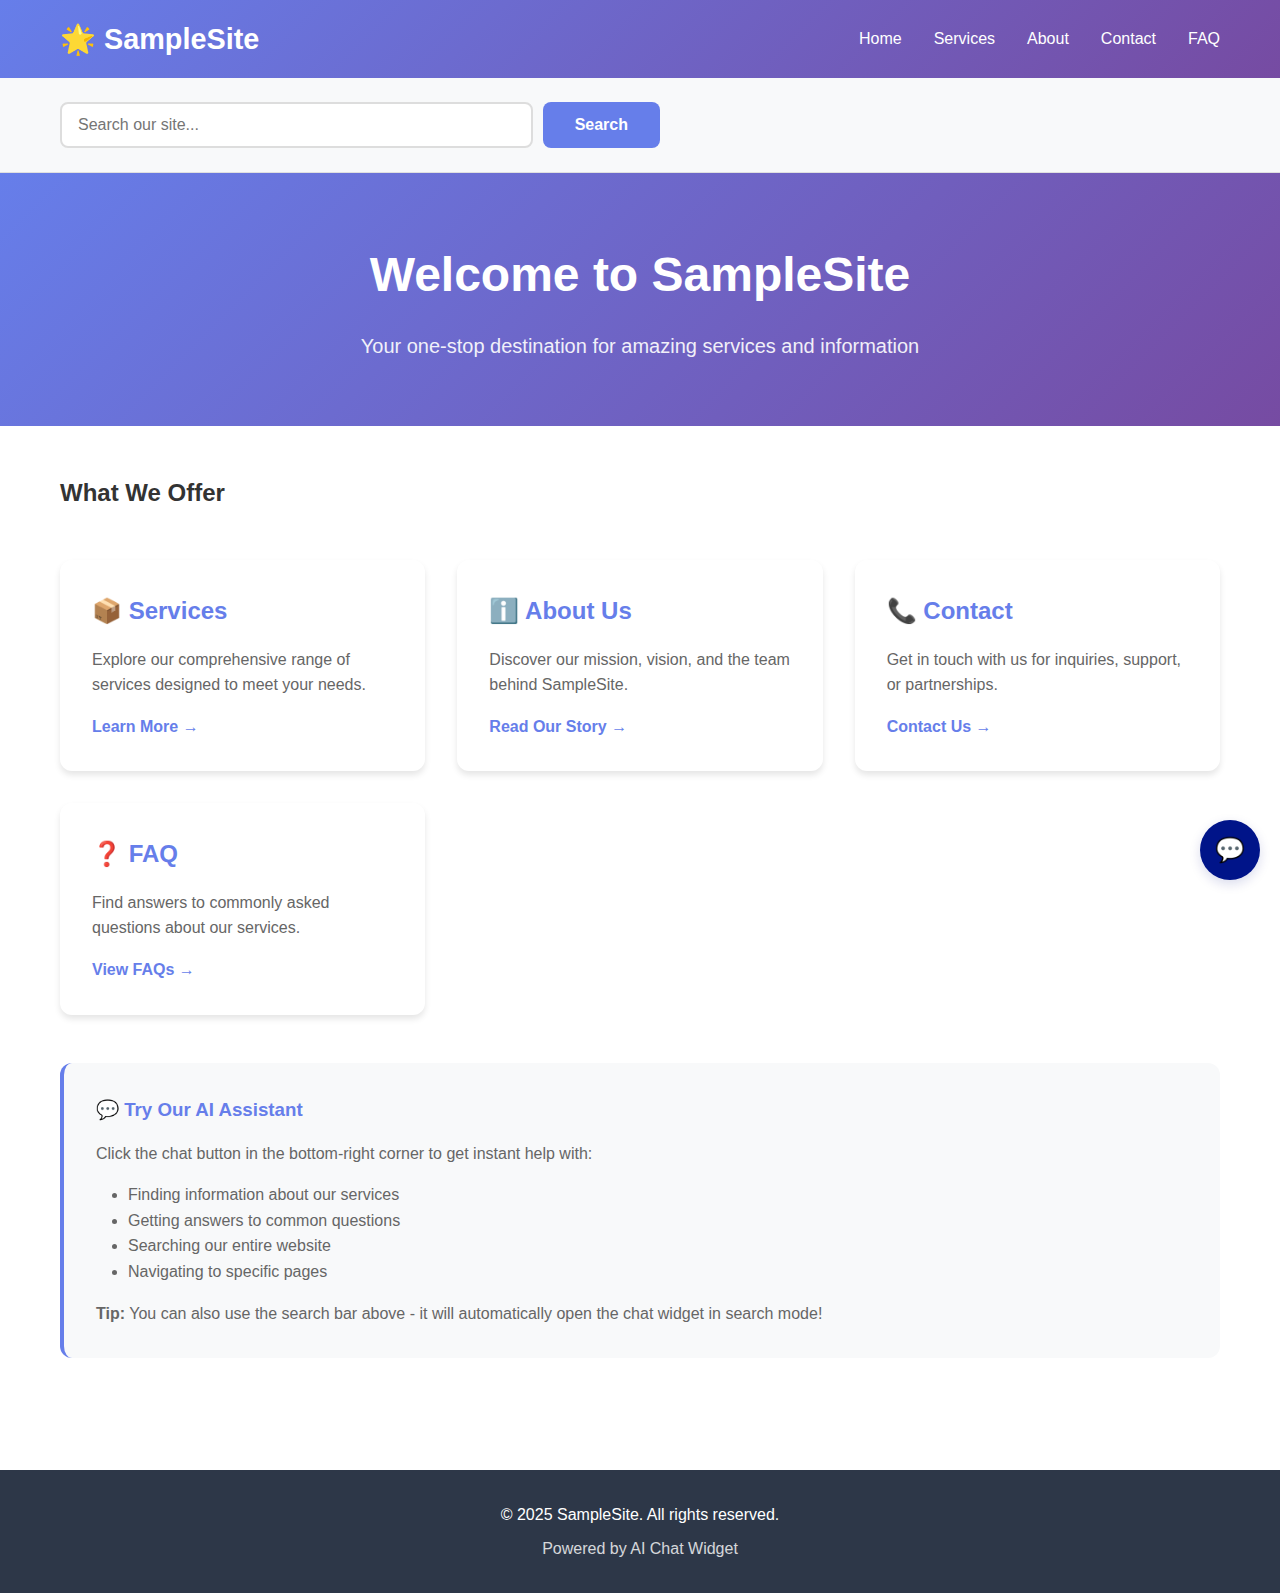
<file: sample-site/index.html>
<!DOCTYPE html>
<html lang="en">
<head>
    <meta charset="UTF-8">
    <meta name="viewport" content="width=device-width, initial-scale=1.0">
    <title>SampleSite - Home</title>
    
    <!-- VA Chat Widget CSS -->
    <link rel="stylesheet" href="va-chat-widget.css">
    
    <style>
        * {
            margin: 0;
            padding: 0;
            box-sizing: border-box;
        }
        
        body {
            font-family: -apple-system, BlinkMacSystemFont, "Segoe UI", Roboto, "Helvetica Neue", Arial, sans-serif;
            line-height: 1.6;
            color: #333;
        }
        
        /* Header */
        header {
            background: linear-gradient(135deg, #667eea 0%, #764ba2 100%);
            color: white;
            padding: 1rem 0;
            box-shadow: 0 2px 4px rgba(0,0,0,0.1);
        }
        
        .header-content {
            max-width: 1200px;
            margin: 0 auto;
            padding: 0 20px;
            display: flex;
            justify-content: space-between;
            align-items: center;
        }
        
        .logo {
            font-size: 1.8rem;
            font-weight: bold;
        }
        
        nav ul {
            list-style: none;
            display: flex;
            gap: 2rem;
        }
        
        nav a {
            color: white;
            text-decoration: none;
            font-weight: 500;
            transition: opacity 0.3s;
        }
        
        nav a:hover {
            opacity: 0.8;
        }
        
        /* Search Bar */
        .search-bar {
            background: #f8f9fa;
            padding: 1.5rem 0;
            border-bottom: 1px solid #e0e0e0;
        }
        
        .search-container {
            max-width: 1200px;
            margin: 0 auto;
            padding: 0 20px;
        }
        
        form.search {
            display: flex;
            gap: 10px;
            max-width: 600px;
        }
        
        .search__input {
            flex: 1;
            padding: 12px 16px;
            border: 2px solid #ddd;
            border-radius: 8px;
            font-size: 1rem;
            transition: border-color 0.3s;
        }
        
        .search__input:focus {
            outline: none;
            border-color: #667eea;
        }
        
        .search__button {
            padding: 12px 32px;
            background: #667eea;
            color: white;
            border: none;
            border-radius: 8px;
            font-size: 1rem;
            font-weight: 600;
            cursor: pointer;
            transition: background 0.3s;
        }
        
        .search__button:hover {
            background: #5568d3;
        }
        
        /* Hero Section */
        .hero {
            background: linear-gradient(135deg, #667eea 0%, #764ba2 100%);
            color: white;
            padding: 4rem 0;
            text-align: center;
        }
        
        .hero-content {
            max-width: 800px;
            margin: 0 auto;
            padding: 0 20px;
        }
        
        .hero h1 {
            font-size: 3rem;
            margin-bottom: 1rem;
        }
        
        .hero p {
            font-size: 1.25rem;
            opacity: 0.9;
        }
        
        /* Main Content */
        main {
            max-width: 1200px;
            margin: 0 auto;
            padding: 3rem 20px;
        }
        
        .content-grid {
            display: grid;
            grid-template-columns: repeat(auto-fit, minmax(280px, 1fr));
            gap: 2rem;
            margin-top: 3rem;
        }
        
        .card {
            background: white;
            border-radius: 12px;
            padding: 2rem;
            box-shadow: 0 4px 6px rgba(0,0,0,0.1);
            transition: transform 0.3s, box-shadow 0.3s;
        }
        
        .card:hover {
            transform: translateY(-5px);
            box-shadow: 0 8px 12px rgba(0,0,0,0.15);
        }
        
        .card h3 {
            color: #667eea;
            margin-bottom: 1rem;
            font-size: 1.5rem;
        }
        
        .card p {
            color: #666;
            margin-bottom: 1rem;
        }
        
        .card a {
            color: #667eea;
            text-decoration: none;
            font-weight: 600;
        }
        
        .card a:hover {
            text-decoration: underline;
        }
        
        /* Footer */
        footer {
            background: #2d3748;
            color: white;
            padding: 2rem 0;
            margin-top: 4rem;
        }
        
        .footer-content {
            max-width: 1200px;
            margin: 0 auto;
            padding: 0 20px;
            text-align: center;
        }
    </style>
</head>
<body>
    <!-- Header -->
    <header>
        <div class="header-content">
            <div class="logo">🌟 SampleSite</div>
            <nav>
                <ul>
                    <li><a href="index.html">Home</a></li>
                    <li><a href="services.html">Services</a></li>
                    <li><a href="about.html">About</a></li>
                    <li><a href="contact.html">Contact</a></li>
                    <li><a href="faq.html">FAQ</a></li>
                </ul>
            </nav>
        </div>
    </header>
    
    <!-- Search Bar -->
    <div class="search-bar">
        <div class="search-container">
            <form class="search">
                <input type="text" class="search__input" name="search" placeholder="Search our site..." aria-label="Search">
                <button type="submit" class="search__button">Search</button>
            </form>
        </div>
    </div>
    
    <!-- Hero Section -->
    <section class="hero">
        <div class="hero-content">
            <h1>Welcome to SampleSite</h1>
            <p>Your one-stop destination for amazing services and information</p>
        </div>
    </section>
    
    <!-- Main Content -->
    <main>
        <h2>What We Offer</h2>
        
        <div class="content-grid">
            <div class="card">
                <h3>📦 Services</h3>
                <p>Explore our comprehensive range of services designed to meet your needs.</p>
                <a href="services.html">Learn More →</a>
            </div>
            
            <div class="card">
                <h3>ℹ️ About Us</h3>
                <p>Discover our mission, vision, and the team behind SampleSite.</p>
                <a href="about.html">Read Our Story →</a>
            </div>
            
            <div class="card">
                <h3>📞 Contact</h3>
                <p>Get in touch with us for inquiries, support, or partnerships.</p>
                <a href="contact.html">Contact Us →</a>
            </div>
            
            <div class="card">
                <h3>❓ FAQ</h3>
                <p>Find answers to commonly asked questions about our services.</p>
                <a href="faq.html">View FAQs →</a>
            </div>
        </div>
        
        <div style="margin-top: 3rem; padding: 2rem; background: #f8f9fa; border-radius: 12px; border-left: 4px solid #667eea;">
            <h3 style="color: #667eea; margin-bottom: 1rem;">💬 Try Our AI Assistant</h3>
            <p style="color: #666;">Click the chat button in the bottom-right corner to get instant help with:</p>
            <ul style="margin: 1rem 0; padding-left: 2rem; color: #666;">
                <li>Finding information about our services</li>
                <li>Getting answers to common questions</li>
                <li>Searching our entire website</li>
                <li>Navigating to specific pages</li>
            </ul>
            <p style="color: #666;"><strong>Tip:</strong> You can also use the search bar above - it will automatically open the chat widget in search mode!</p>
        </div>
    </main>
    
    <!-- Footer -->
    <footer>
        <div class="footer-content">
            <p>&copy; 2025 SampleSite. All rights reserved.</p>
            <p style="margin-top: 0.5rem; opacity: 0.8;">Powered by AI Chat Widget</p>
        </div>
    </footer>
    
    <!-- VA Chat Widget JS -->
    <script src="va-chat-widget.js"></script>
    <script src="va-search-integration.js"></script>
</body>
</html>
</file>
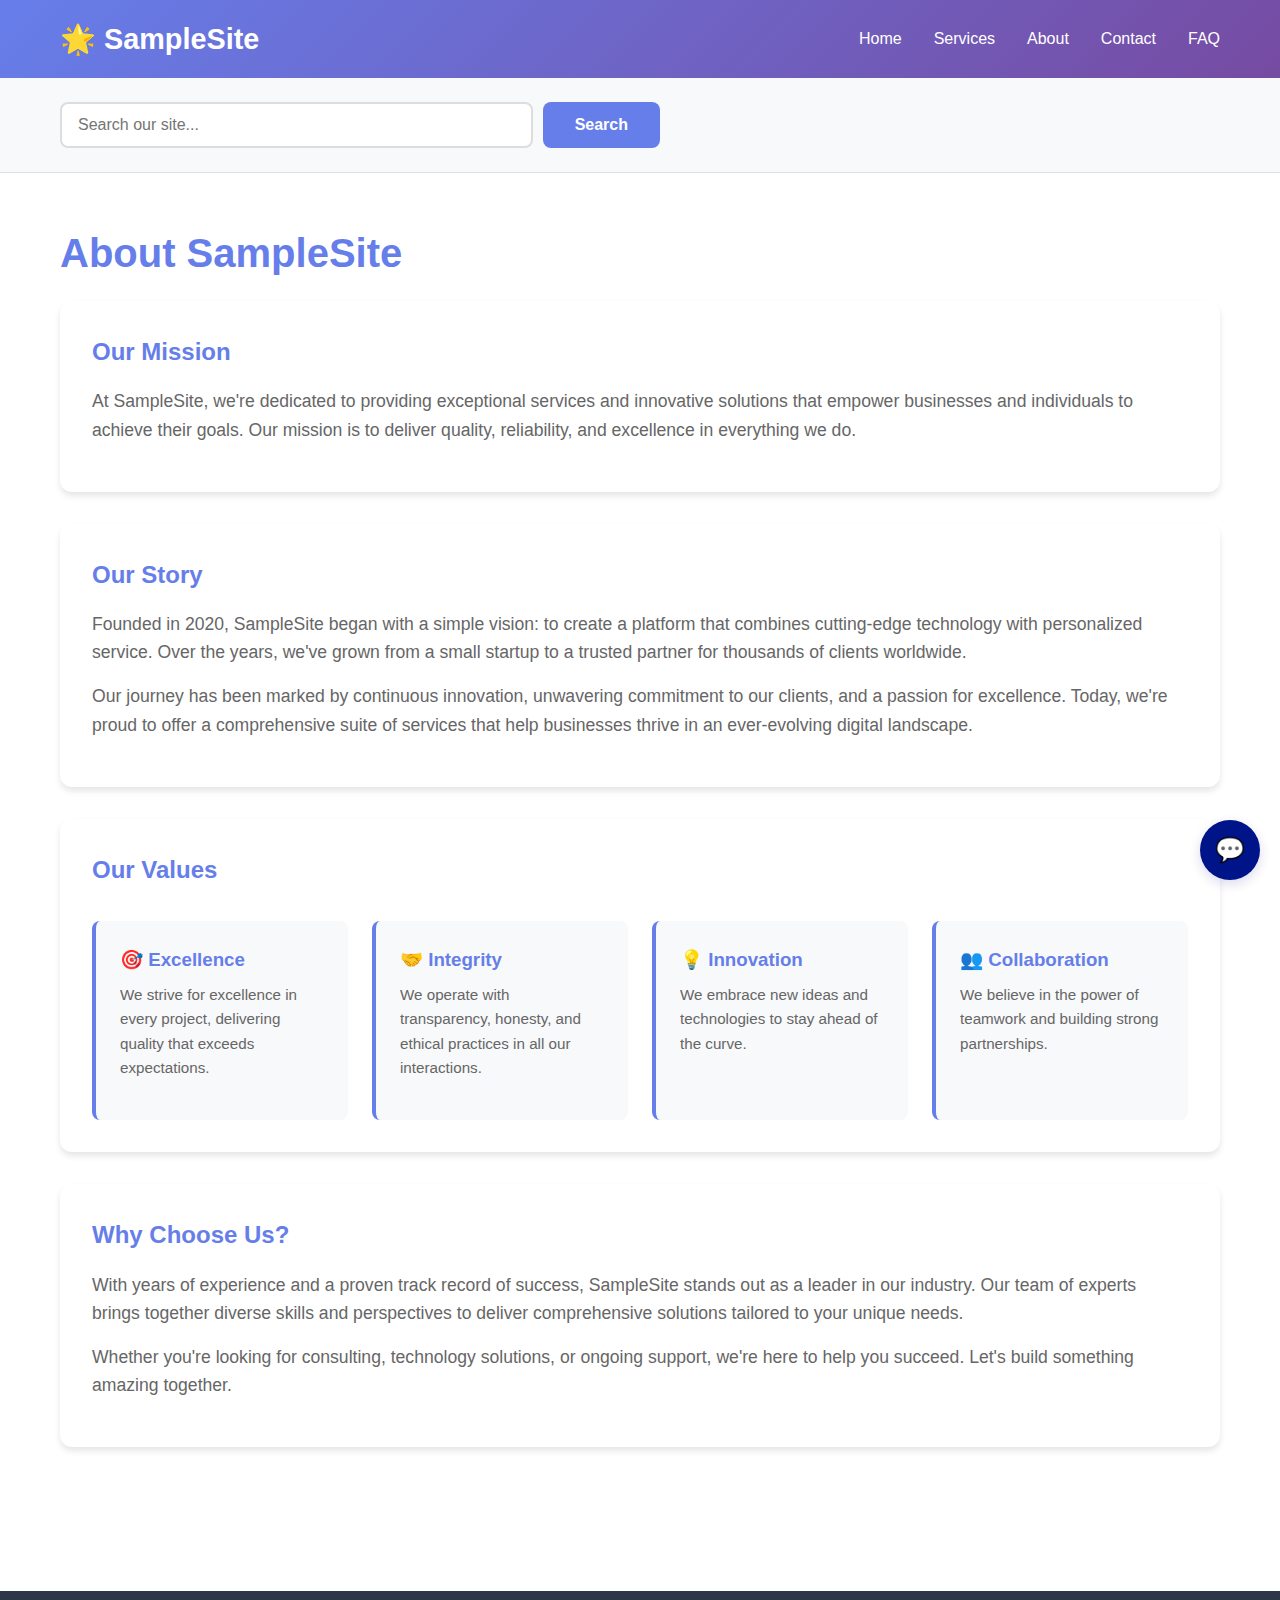
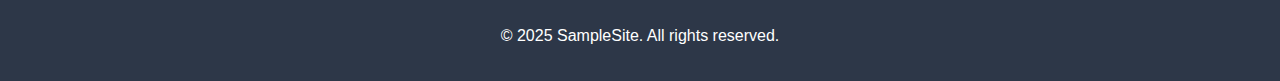
<file: sample-site/about.html>
<!DOCTYPE html>
<html lang="en">
<head>
    <meta charset="UTF-8">
    <meta name="viewport" content="width=device-width, initial-scale=1.0">
    <title>About - SampleSite</title>
    
    <!-- VA Chat Widget CSS -->
    <link rel="stylesheet" href="va-chat-widget.css">
    
    <style>
        * {
            margin: 0;
            padding: 0;
            box-sizing: border-box;
        }
        
        body {
            font-family: -apple-system, BlinkMacSystemFont, "Segoe UI", Roboto, "Helvetica Neue", Arial, sans-serif;
            line-height: 1.6;
            color: #333;
        }
        
        header {
            background: linear-gradient(135deg, #667eea 0%, #764ba2 100%);
            color: white;
            padding: 1rem 0;
            box-shadow: 0 2px 4px rgba(0,0,0,0.1);
        }
        
        .header-content {
            max-width: 1200px;
            margin: 0 auto;
            padding: 0 20px;
            display: flex;
            justify-content: space-between;
            align-items: center;
        }
        
        .logo {
            font-size: 1.8rem;
            font-weight: bold;
        }
        
        nav ul {
            list-style: none;
            display: flex;
            gap: 2rem;
        }
        
        nav a {
            color: white;
            text-decoration: none;
            font-weight: 500;
            transition: opacity 0.3s;
        }
        
        nav a:hover {
            opacity: 0.8;
        }
        
        .search-bar {
            background: #f8f9fa;
            padding: 1.5rem 0;
            border-bottom: 1px solid #e0e0e0;
        }
        
        .search-container {
            max-width: 1200px;
            margin: 0 auto;
            padding: 0 20px;
        }
        
        form.search {
            display: flex;
            gap: 10px;
            max-width: 600px;
        }
        
        .search__input {
            flex: 1;
            padding: 12px 16px;
            border: 2px solid #ddd;
            border-radius: 8px;
            font-size: 1rem;
        }
        
        .search__button {
            padding: 12px 32px;
            background: #667eea;
            color: white;
            border: none;
            border-radius: 8px;
            font-size: 1rem;
            font-weight: 600;
            cursor: pointer;
        }
        
        main {
            max-width: 1200px;
            margin: 0 auto;
            padding: 3rem 20px;
        }
        
        .page-title {
            font-size: 2.5rem;
            color: #667eea;
            margin-bottom: 1rem;
        }
        
        .about-section {
            background: white;
            padding: 2rem;
            border-radius: 12px;
            box-shadow: 0 4px 6px rgba(0,0,0,0.1);
            margin-bottom: 2rem;
        }
        
        .about-section h2 {
            color: #667eea;
            margin-bottom: 1rem;
        }
        
        .about-section p {
            color: #666;
            margin-bottom: 1rem;
            font-size: 1.1rem;
        }
        
        .values-grid {
            display: grid;
            grid-template-columns: repeat(auto-fit, minmax(250px, 1fr));
            gap: 1.5rem;
            margin-top: 2rem;
        }
        
        .value-card {
            background: #f8f9fa;
            padding: 1.5rem;
            border-radius: 8px;
            border-left: 4px solid #667eea;
        }
        
        .value-card h3 {
            color: #667eea;
            margin-bottom: 0.5rem;
        }
        
        .value-card p {
            color: #666;
            font-size: 0.95rem;
        }
        
        footer {
            background: #2d3748;
            color: white;
            padding: 2rem 0;
            margin-top: 4rem;
        }
        
        .footer-content {
            max-width: 1200px;
            margin: 0 auto;
            padding: 0 20px;
            text-align: center;
        }
    </style>
</head>
<body>
    <header>
        <div class="header-content">
            <div class="logo">🌟 SampleSite</div>
            <nav>
                <ul>
                    <li><a href="index.html">Home</a></li>
                    <li><a href="services.html">Services</a></li>
                    <li><a href="about.html">About</a></li>
                    <li><a href="contact.html">Contact</a></li>
                    <li><a href="faq.html">FAQ</a></li>
                </ul>
            </nav>
        </div>
    </header>
    
    <div class="search-bar">
        <div class="search-container">
            <form class="search">
                <input type="text" class="search__input" name="search" placeholder="Search our site..." aria-label="Search">
                <button type="submit" class="search__button">Search</button>
            </form>
        </div>
    </div>
    
    <main>
        <h1 class="page-title">About SampleSite</h1>
        
        <div class="about-section">
            <h2>Our Mission</h2>
            <p>
                At SampleSite, we're dedicated to providing exceptional services and innovative solutions 
                that empower businesses and individuals to achieve their goals. Our mission is to deliver 
                quality, reliability, and excellence in everything we do.
            </p>
        </div>
        
        <div class="about-section">
            <h2>Our Story</h2>
            <p>
                Founded in 2020, SampleSite began with a simple vision: to create a platform that combines 
                cutting-edge technology with personalized service. Over the years, we've grown from a small 
                startup to a trusted partner for thousands of clients worldwide.
            </p>
            <p>
                Our journey has been marked by continuous innovation, unwavering commitment to our clients, 
                and a passion for excellence. Today, we're proud to offer a comprehensive suite of services 
                that help businesses thrive in an ever-evolving digital landscape.
            </p>
        </div>
        
        <div class="about-section">
            <h2>Our Values</h2>
            <div class="values-grid">
                <div class="value-card">
                    <h3>🎯 Excellence</h3>
                    <p>We strive for excellence in every project, delivering quality that exceeds expectations.</p>
                </div>
                <div class="value-card">
                    <h3>🤝 Integrity</h3>
                    <p>We operate with transparency, honesty, and ethical practices in all our interactions.</p>
                </div>
                <div class="value-card">
                    <h3>💡 Innovation</h3>
                    <p>We embrace new ideas and technologies to stay ahead of the curve.</p>
                </div>
                <div class="value-card">
                    <h3>👥 Collaboration</h3>
                    <p>We believe in the power of teamwork and building strong partnerships.</p>
                </div>
            </div>
        </div>
        
        <div class="about-section">
            <h2>Why Choose Us?</h2>
            <p>
                With years of experience and a proven track record of success, SampleSite stands out as a 
                leader in our industry. Our team of experts brings together diverse skills and perspectives 
                to deliver comprehensive solutions tailored to your unique needs.
            </p>
            <p>
                Whether you're looking for consulting, technology solutions, or ongoing support, we're here 
                to help you succeed. Let's build something amazing together.
            </p>
        </div>
    </main>
    
    <footer>
        <div class="footer-content">
            <p>&copy; 2025 SampleSite. All rights reserved.</p>
        </div>
    </footer>
    
    <!-- VA Chat Widget JS -->
    <script src="va-chat-widget.js"></script>
    <script src="va-search-integration.js"></script>
</body>
</html>
</file>
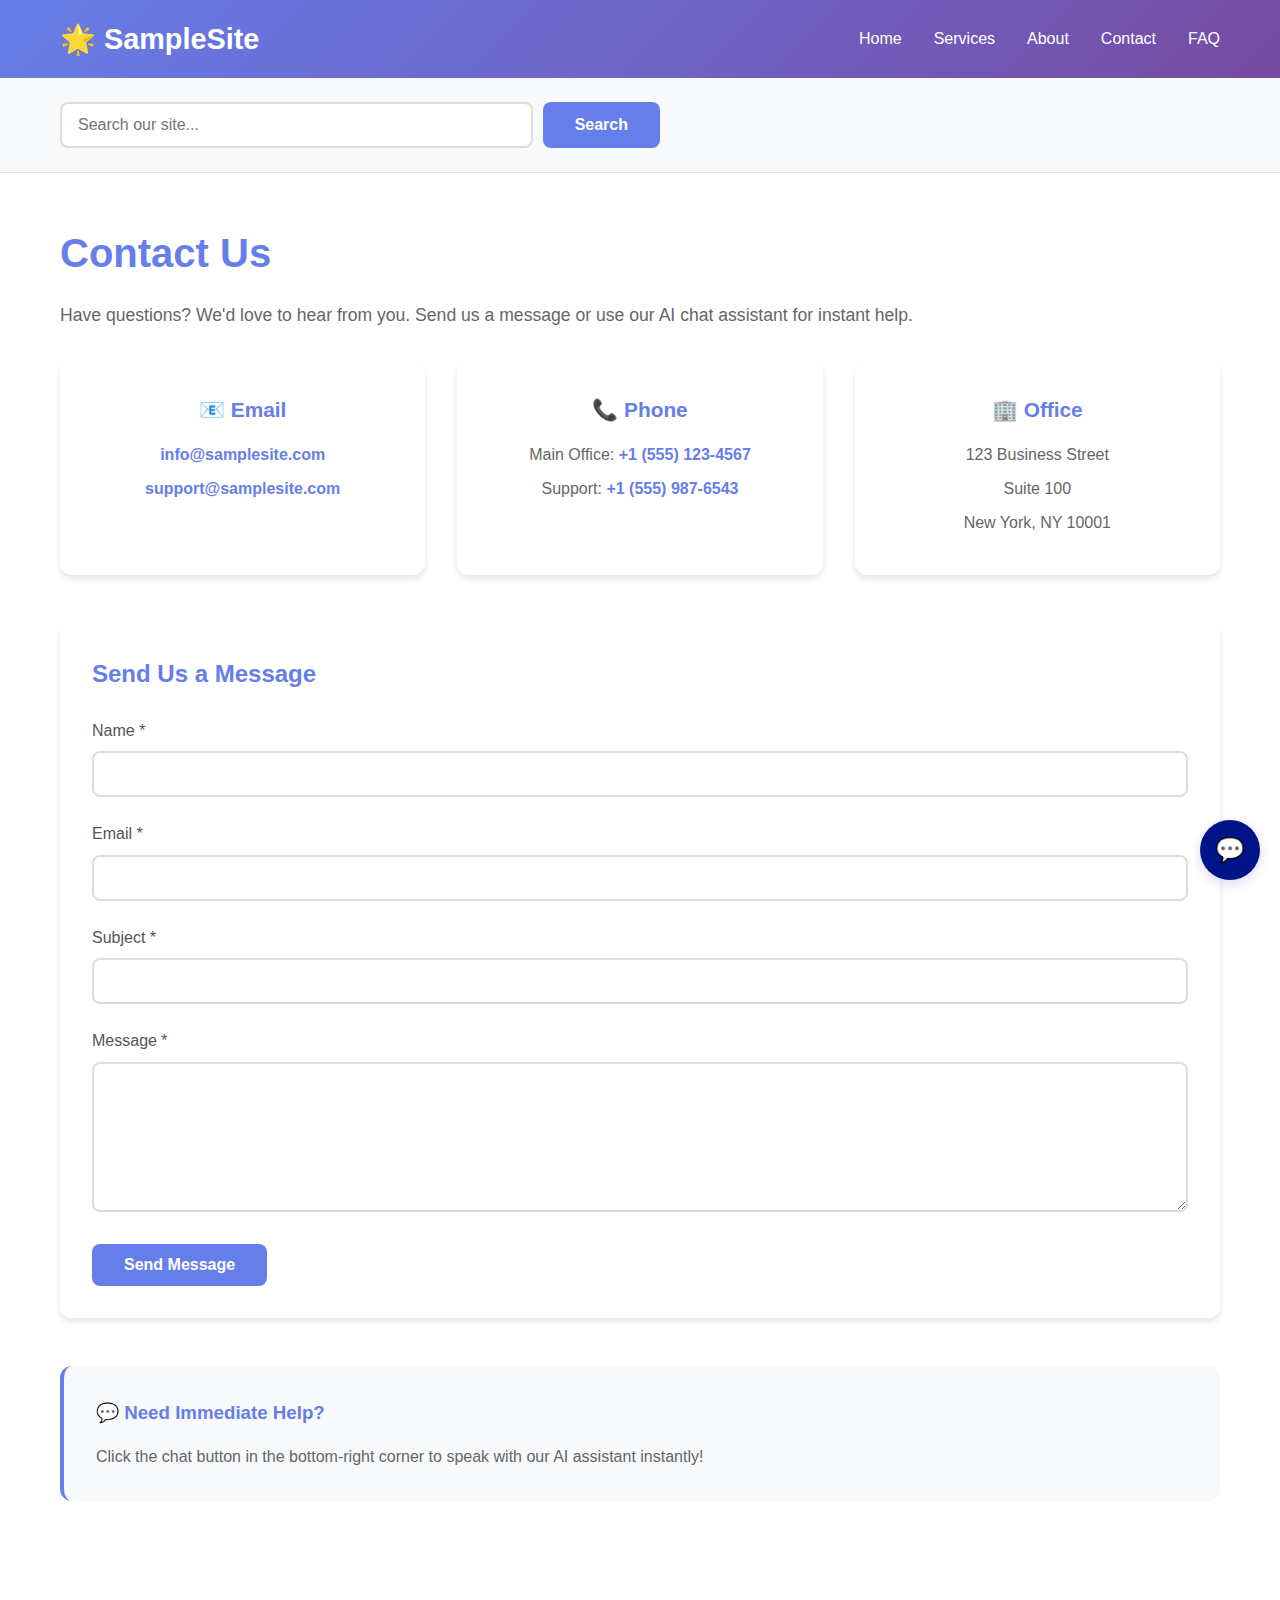
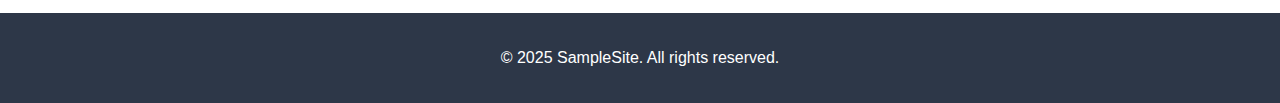
<file: sample-site/contact.html>
<!DOCTYPE html>
<html lang="en">
<head>
    <meta charset="UTF-8">
    <meta name="viewport" content="width=device-width, initial-scale=1.0">
    <title>Contact - SampleSite</title>
    
    <!-- VA Chat Widget CSS -->
    <link rel="stylesheet" href="va-chat-widget.css">
    
    <style>
        * {
            margin: 0;
            padding: 0;
            box-sizing: border-box;
        }
        
        body {
            font-family: -apple-system, BlinkMacSystemFont, "Segoe UI", Roboto, "Helvetica Neue", Arial, sans-serif;
            line-height: 1.6;
            color: #333;
        }
        
        header {
            background: linear-gradient(135deg, #667eea 0%, #764ba2 100%);
            color: white;
            padding: 1rem 0;
            box-shadow: 0 2px 4px rgba(0,0,0,0.1);
        }
        
        .header-content {
            max-width: 1200px;
            margin: 0 auto;
            padding: 0 20px;
            display: flex;
            justify-content: space-between;
            align-items: center;
        }
        
        .logo {
            font-size: 1.8rem;
            font-weight: bold;
        }
        
        nav ul {
            list-style: none;
            display: flex;
            gap: 2rem;
        }
        
        nav a {
            color: white;
            text-decoration: none;
            font-weight: 500;
            transition: opacity 0.3s;
        }
        
        nav a:hover {
            opacity: 0.8;
        }
        
        .search-bar {
            background: #f8f9fa;
            padding: 1.5rem 0;
            border-bottom: 1px solid #e0e0e0;
        }
        
        .search-container {
            max-width: 1200px;
            margin: 0 auto;
            padding: 0 20px;
        }
        
        form.search {
            display: flex;
            gap: 10px;
            max-width: 600px;
        }
        
        .search__input {
            flex: 1;
            padding: 12px 16px;
            border: 2px solid #ddd;
            border-radius: 8px;
            font-size: 1rem;
        }
        
        .search__button {
            padding: 12px 32px;
            background: #667eea;
            color: white;
            border: none;
            border-radius: 8px;
            font-size: 1rem;
            font-weight: 600;
            cursor: pointer;
        }
        
        main {
            max-width: 1200px;
            margin: 0 auto;
            padding: 3rem 20px;
        }
        
        .page-title {
            font-size: 2.5rem;
            color: #667eea;
            margin-bottom: 1rem;
        }
        
        .contact-grid {
            display: grid;
            grid-template-columns: repeat(auto-fit, minmax(300px, 1fr));
            gap: 2rem;
            margin-top: 2rem;
        }
        
        .contact-card {
            background: white;
            padding: 2rem;
            border-radius: 12px;
            box-shadow: 0 4px 6px rgba(0,0,0,0.1);
            text-align: center;
        }
        
        .contact-card h3 {
            color: #667eea;
            margin-bottom: 1rem;
            font-size: 1.3rem;
        }
        
        .contact-card p {
            color: #666;
            margin-bottom: 0.5rem;
        }
        
        .contact-card a {
            color: #667eea;
            text-decoration: none;
            font-weight: 600;
        }
        
        .contact-card a:hover {
            text-decoration: underline;
        }
        
        .contact-form {
            background: white;
            padding: 2rem;
            border-radius: 12px;
            box-shadow: 0 4px 6px rgba(0,0,0,0.1);
            margin-top: 3rem;
        }
        
        .contact-form h2 {
            color: #667eea;
            margin-bottom: 1.5rem;
        }
        
        .form-group {
            margin-bottom: 1.5rem;
        }
        
        .form-group label {
            display: block;
            margin-bottom: 0.5rem;
            color: #555;
            font-weight: 500;
        }
        
        .form-group input,
        .form-group textarea {
            width: 100%;
            padding: 12px;
            border: 2px solid #ddd;
            border-radius: 8px;
            font-size: 1rem;
            font-family: inherit;
        }
        
        .form-group textarea {
            min-height: 150px;
            resize: vertical;
        }
        
        .submit-btn {
            background: #667eea;
            color: white;
            padding: 12px 32px;
            border: none;
            border-radius: 8px;
            font-size: 1rem;
            font-weight: 600;
            cursor: pointer;
            transition: background 0.3s;
        }
        
        .submit-btn:hover {
            background: #5568d3;
        }
        
        footer {
            background: #2d3748;
            color: white;
            padding: 2rem 0;
            margin-top: 4rem;
        }
        
        .footer-content {
            max-width: 1200px;
            margin: 0 auto;
            padding: 0 20px;
            text-align: center;
        }
    </style>
</head>
<body>
    <header>
        <div class="header-content">
            <div class="logo">🌟 SampleSite</div>
            <nav>
                <ul>
                    <li><a href="index.html">Home</a></li>
                    <li><a href="services.html">Services</a></li>
                    <li><a href="about.html">About</a></li>
                    <li><a href="contact.html">Contact</a></li>
                    <li><a href="faq.html">FAQ</a></li>
                </ul>
            </nav>
        </div>
    </header>
    
    <div class="search-bar">
        <div class="search-container">
            <form class="search">
                <input type="text" class="search__input" name="search" placeholder="Search our site..." aria-label="Search">
                <button type="submit" class="search__button">Search</button>
            </form>
        </div>
    </div>
    
    <main>
        <h1 class="page-title">Contact Us</h1>
        <p style="font-size: 1.1rem; color: #666; margin-bottom: 2rem;">
            Have questions? We'd love to hear from you. Send us a message or use our AI chat assistant for instant help.
        </p>
        
        <div class="contact-grid">
            <div class="contact-card">
                <h3>📧 Email</h3>
                <p><a href="mailto:info@samplesite.com">info@samplesite.com</a></p>
                <p><a href="mailto:support@samplesite.com">support@samplesite.com</a></p>
            </div>
            
            <div class="contact-card">
                <h3>📞 Phone</h3>
                <p>Main Office: <a href="tel:+15551234567">+1 (555) 123-4567</a></p>
                <p>Support: <a href="tel:+15559876543">+1 (555) 987-6543</a></p>
            </div>
            
            <div class="contact-card">
                <h3>🏢 Office</h3>
                <p>123 Business Street</p>
                <p>Suite 100</p>
                <p>New York, NY 10001</p>
            </div>
        </div>
        
        <div class="contact-form">
            <h2>Send Us a Message</h2>
            <form id="contactForm">
                <div class="form-group">
                    <label for="name">Name *</label>
                    <input type="text" id="name" name="name" required>
                </div>
                
                <div class="form-group">
                    <label for="email">Email *</label>
                    <input type="email" id="email" name="email" required>
                </div>
                
                <div class="form-group">
                    <label for="subject">Subject *</label>
                    <input type="text" id="subject" name="subject" required>
                </div>
                
                <div class="form-group">
                    <label for="message">Message *</label>
                    <textarea id="message" name="message" required></textarea>
                </div>
                
                <button type="submit" class="submit-btn">Send Message</button>
            </form>
        </div>
        
        <div style="margin-top: 3rem; padding: 2rem; background: #f8f9fa; border-radius: 12px; border-left: 4px solid #667eea;">
            <h3 style="color: #667eea; margin-bottom: 1rem;">💬 Need Immediate Help?</h3>
            <p style="color: #666;">Click the chat button in the bottom-right corner to speak with our AI assistant instantly!</p>
        </div>
    </main>
    
    <footer>
        <div class="footer-content">
            <p>&copy; 2025 SampleSite. All rights reserved.</p>
        </div>
    </footer>
    
    <!-- VA Chat Widget JS -->
    <script src="va-chat-widget.js"></script>
    <script src="va-search-integration.js"></script>
    
    <script>
        // Simple form submission handler (demo only)
        document.getElementById('contactForm').addEventListener('submit', function(e) {
            e.preventDefault();
            alert('Thank you for your message! This is a demo form. In a real application, this would send your message to our team.');
            this.reset();
        });
    </script>
</body>
</html>
</file>
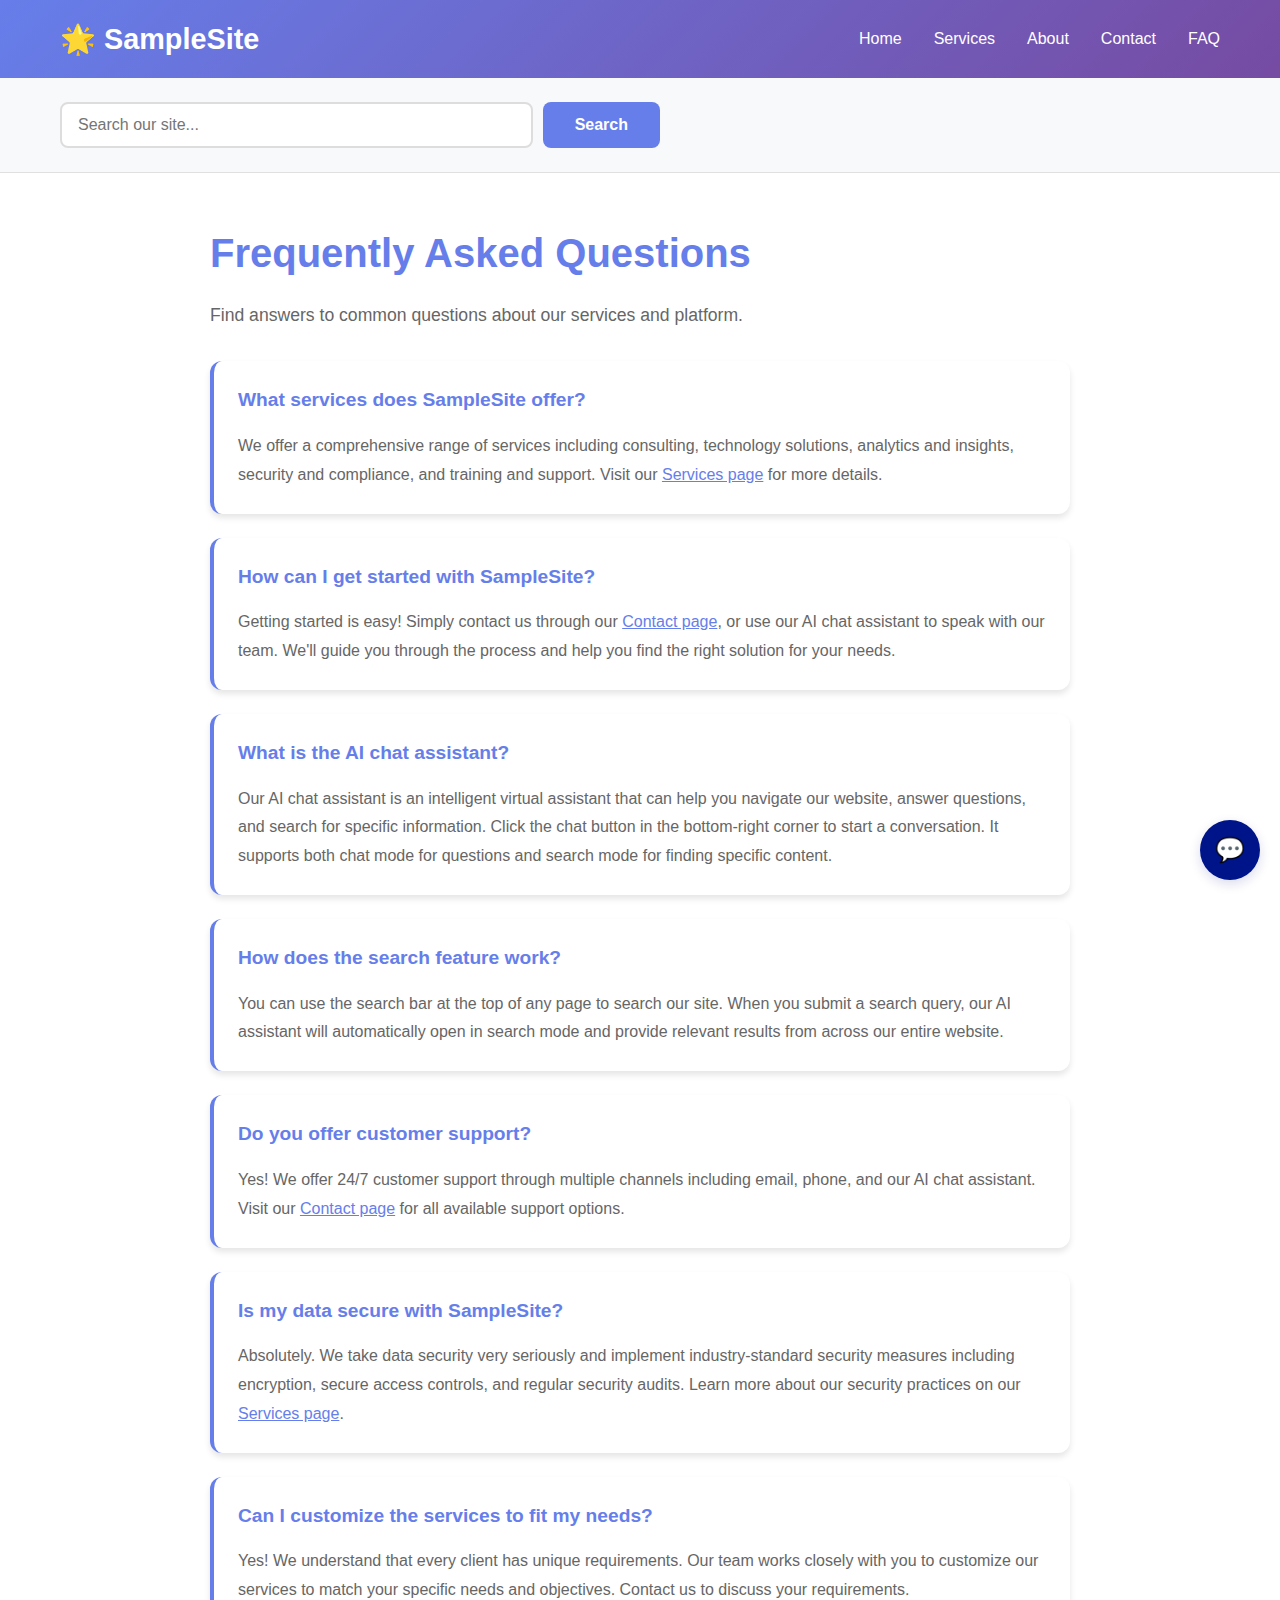
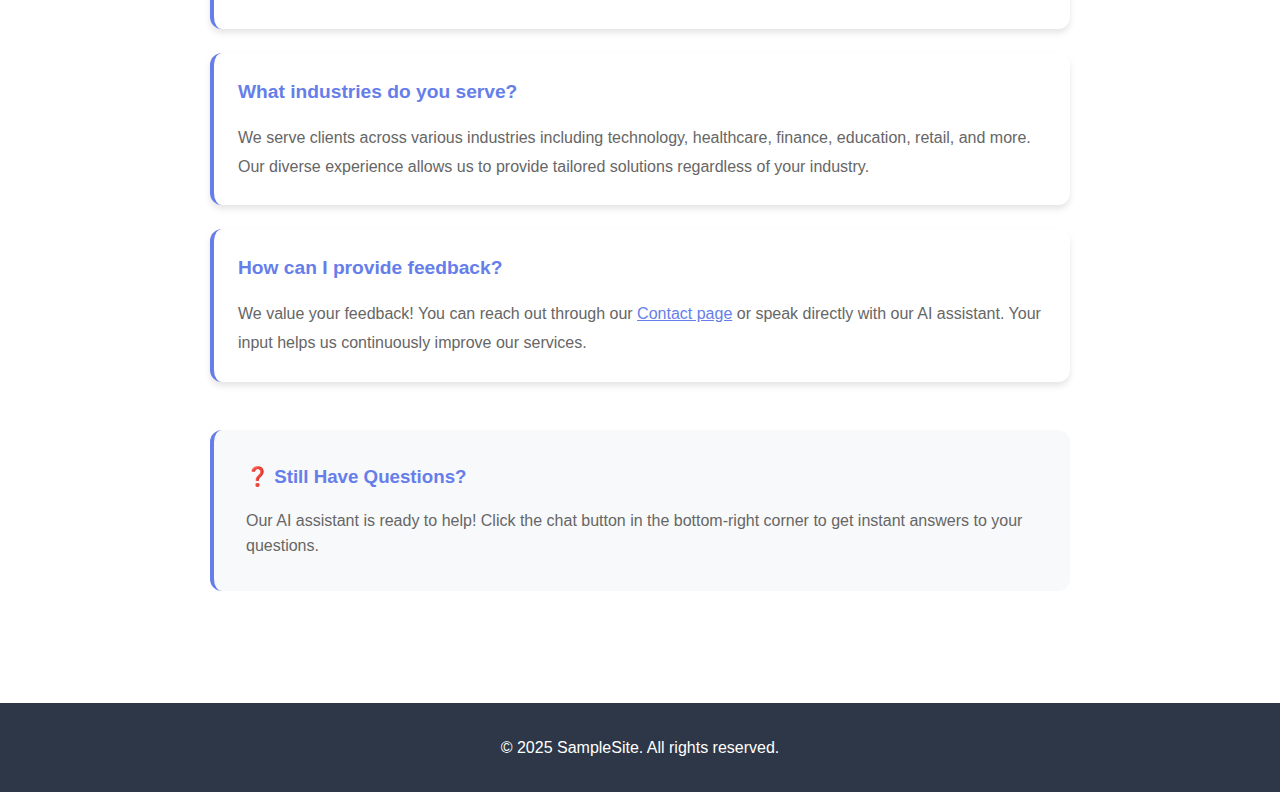
<file: sample-site/faq.html>
<!DOCTYPE html>
<html lang="en">
<head>
    <meta charset="UTF-8">
    <meta name="viewport" content="width=device-width, initial-scale=1.0">
    <title>FAQ - SampleSite</title>
    
    <!-- VA Chat Widget CSS -->
    <link rel="stylesheet" href="va-chat-widget.css">
    
    <style>
        * {
            margin: 0;
            padding: 0;
            box-sizing: border-box;
        }
        
        body {
            font-family: -apple-system, BlinkMacSystemFont, "Segoe UI", Roboto, "Helvetica Neue", Arial, sans-serif;
            line-height: 1.6;
            color: #333;
        }
        
        header {
            background: linear-gradient(135deg, #667eea 0%, #764ba2 100%);
            color: white;
            padding: 1rem 0;
            box-shadow: 0 2px 4px rgba(0,0,0,0.1);
        }
        
        .header-content {
            max-width: 1200px;
            margin: 0 auto;
            padding: 0 20px;
            display: flex;
            justify-content: space-between;
            align-items: center;
        }
        
        .logo {
            font-size: 1.8rem;
            font-weight: bold;
        }
        
        nav ul {
            list-style: none;
            display: flex;
            gap: 2rem;
        }
        
        nav a {
            color: white;
            text-decoration: none;
            font-weight: 500;
            transition: opacity 0.3s;
        }
        
        nav a:hover {
            opacity: 0.8;
        }
        
        .search-bar {
            background: #f8f9fa;
            padding: 1.5rem 0;
            border-bottom: 1px solid #e0e0e0;
        }
        
        .search-container {
            max-width: 1200px;
            margin: 0 auto;
            padding: 0 20px;
        }
        
        form.search {
            display: flex;
            gap: 10px;
            max-width: 600px;
        }
        
        .search__input {
            flex: 1;
            padding: 12px 16px;
            border: 2px solid #ddd;
            border-radius: 8px;
            font-size: 1rem;
        }
        
        .search__button {
            padding: 12px 32px;
            background: #667eea;
            color: white;
            border: none;
            border-radius: 8px;
            font-size: 1rem;
            font-weight: 600;
            cursor: pointer;
        }
        
        main {
            max-width: 900px;
            margin: 0 auto;
            padding: 3rem 20px;
        }
        
        .page-title {
            font-size: 2.5rem;
            color: #667eea;
            margin-bottom: 1rem;
        }
        
        .faq-list {
            margin-top: 2rem;
        }
        
        .faq-item {
            background: white;
            padding: 1.5rem;
            border-radius: 12px;
            box-shadow: 0 4px 6px rgba(0,0,0,0.1);
            margin-bottom: 1.5rem;
            border-left: 4px solid #667eea;
        }
        
        .faq-item h3 {
            color: #667eea;
            margin-bottom: 1rem;
            font-size: 1.2rem;
        }
        
        .faq-item p {
            color: #666;
            line-height: 1.8;
        }
        
        footer {
            background: #2d3748;
            color: white;
            padding: 2rem 0;
            margin-top: 4rem;
        }
        
        .footer-content {
            max-width: 1200px;
            margin: 0 auto;
            padding: 0 20px;
            text-align: center;
        }
    </style>
</head>
<body>
    <header>
        <div class="header-content">
            <div class="logo">🌟 SampleSite</div>
            <nav>
                <ul>
                    <li><a href="index.html">Home</a></li>
                    <li><a href="services.html">Services</a></li>
                    <li><a href="about.html">About</a></li>
                    <li><a href="contact.html">Contact</a></li>
                    <li><a href="faq.html">FAQ</a></li>
                </ul>
            </nav>
        </div>
    </header>
    
    <div class="search-bar">
        <div class="search-container">
            <form class="search">
                <input type="text" class="search__input" name="search" placeholder="Search our site..." aria-label="Search">
                <button type="submit" class="search__button">Search</button>
            </form>
        </div>
    </div>
    
    <main>
        <h1 class="page-title">Frequently Asked Questions</h1>
        <p style="font-size: 1.1rem; color: #666; margin-bottom: 2rem;">
            Find answers to common questions about our services and platform.
        </p>
        
        <div class="faq-list">
            <div class="faq-item">
                <h3>What services does SampleSite offer?</h3>
                <p>
                    We offer a comprehensive range of services including consulting, technology solutions, 
                    analytics and insights, security and compliance, and training and support. Visit our 
                    <a href="services.html" style="color: #667eea;">Services page</a> for more details.
                </p>
            </div>
            
            <div class="faq-item">
                <h3>How can I get started with SampleSite?</h3>
                <p>
                    Getting started is easy! Simply contact us through our 
                    <a href="contact.html" style="color: #667eea;">Contact page</a>, or use our AI chat 
                    assistant to speak with our team. We'll guide you through the process and help you 
                    find the right solution for your needs.
                </p>
            </div>
            
            <div class="faq-item">
                <h3>What is the AI chat assistant?</h3>
                <p>
                    Our AI chat assistant is an intelligent virtual assistant that can help you navigate 
                    our website, answer questions, and search for specific information. Click the chat 
                    button in the bottom-right corner to start a conversation. It supports both chat mode 
                    for questions and search mode for finding specific content.
                </p>
            </div>
            
            <div class="faq-item">
                <h3>How does the search feature work?</h3>
                <p>
                    You can use the search bar at the top of any page to search our site. When you submit 
                    a search query, our AI assistant will automatically open in search mode and provide 
                    relevant results from across our entire website.
                </p>
            </div>
            
            <div class="faq-item">
                <h3>Do you offer customer support?</h3>
                <p>
                    Yes! We offer 24/7 customer support through multiple channels including email, phone, 
                    and our AI chat assistant. Visit our <a href="contact.html" style="color: #667eea;">Contact page</a> 
                    for all available support options.
                </p>
            </div>
            
            <div class="faq-item">
                <h3>Is my data secure with SampleSite?</h3>
                <p>
                    Absolutely. We take data security very seriously and implement industry-standard 
                    security measures including encryption, secure access controls, and regular security 
                    audits. Learn more about our security practices on our 
                    <a href="services.html" style="color: #667eea;">Services page</a>.
                </p>
            </div>
            
            <div class="faq-item">
                <h3>Can I customize the services to fit my needs?</h3>
                <p>
                    Yes! We understand that every client has unique requirements. Our team works closely 
                    with you to customize our services to match your specific needs and objectives. 
                    Contact us to discuss your requirements.
                </p>
            </div>
            
            <div class="faq-item">
                <h3>What industries do you serve?</h3>
                <p>
                    We serve clients across various industries including technology, healthcare, finance, 
                    education, retail, and more. Our diverse experience allows us to provide tailored 
                    solutions regardless of your industry.
                </p>
            </div>
            
            <div class="faq-item">
                <h3>How can I provide feedback?</h3>
                <p>
                    We value your feedback! You can reach out through our 
                    <a href="contact.html" style="color: #667eea;">Contact page</a> or speak directly 
                    with our AI assistant. Your input helps us continuously improve our services.
                </p>
            </div>
        </div>
        
        <div style="margin-top: 3rem; padding: 2rem; background: #f8f9fa; border-radius: 12px; border-left: 4px solid #667eea;">
            <h3 style="color: #667eea; margin-bottom: 1rem;">❓ Still Have Questions?</h3>
            <p style="color: #666;">
                Our AI assistant is ready to help! Click the chat button in the bottom-right corner 
                to get instant answers to your questions.
            </p>
        </div>
    </main>
    
    <footer>
        <div class="footer-content">
            <p>&copy; 2025 SampleSite. All rights reserved.</p>
        </div>
    </footer>
    
    <!-- VA Chat Widget JS -->
    <script src="va-chat-widget.js"></script>
    <script src="va-search-integration.js"></script>
</body>
</html>
</file>
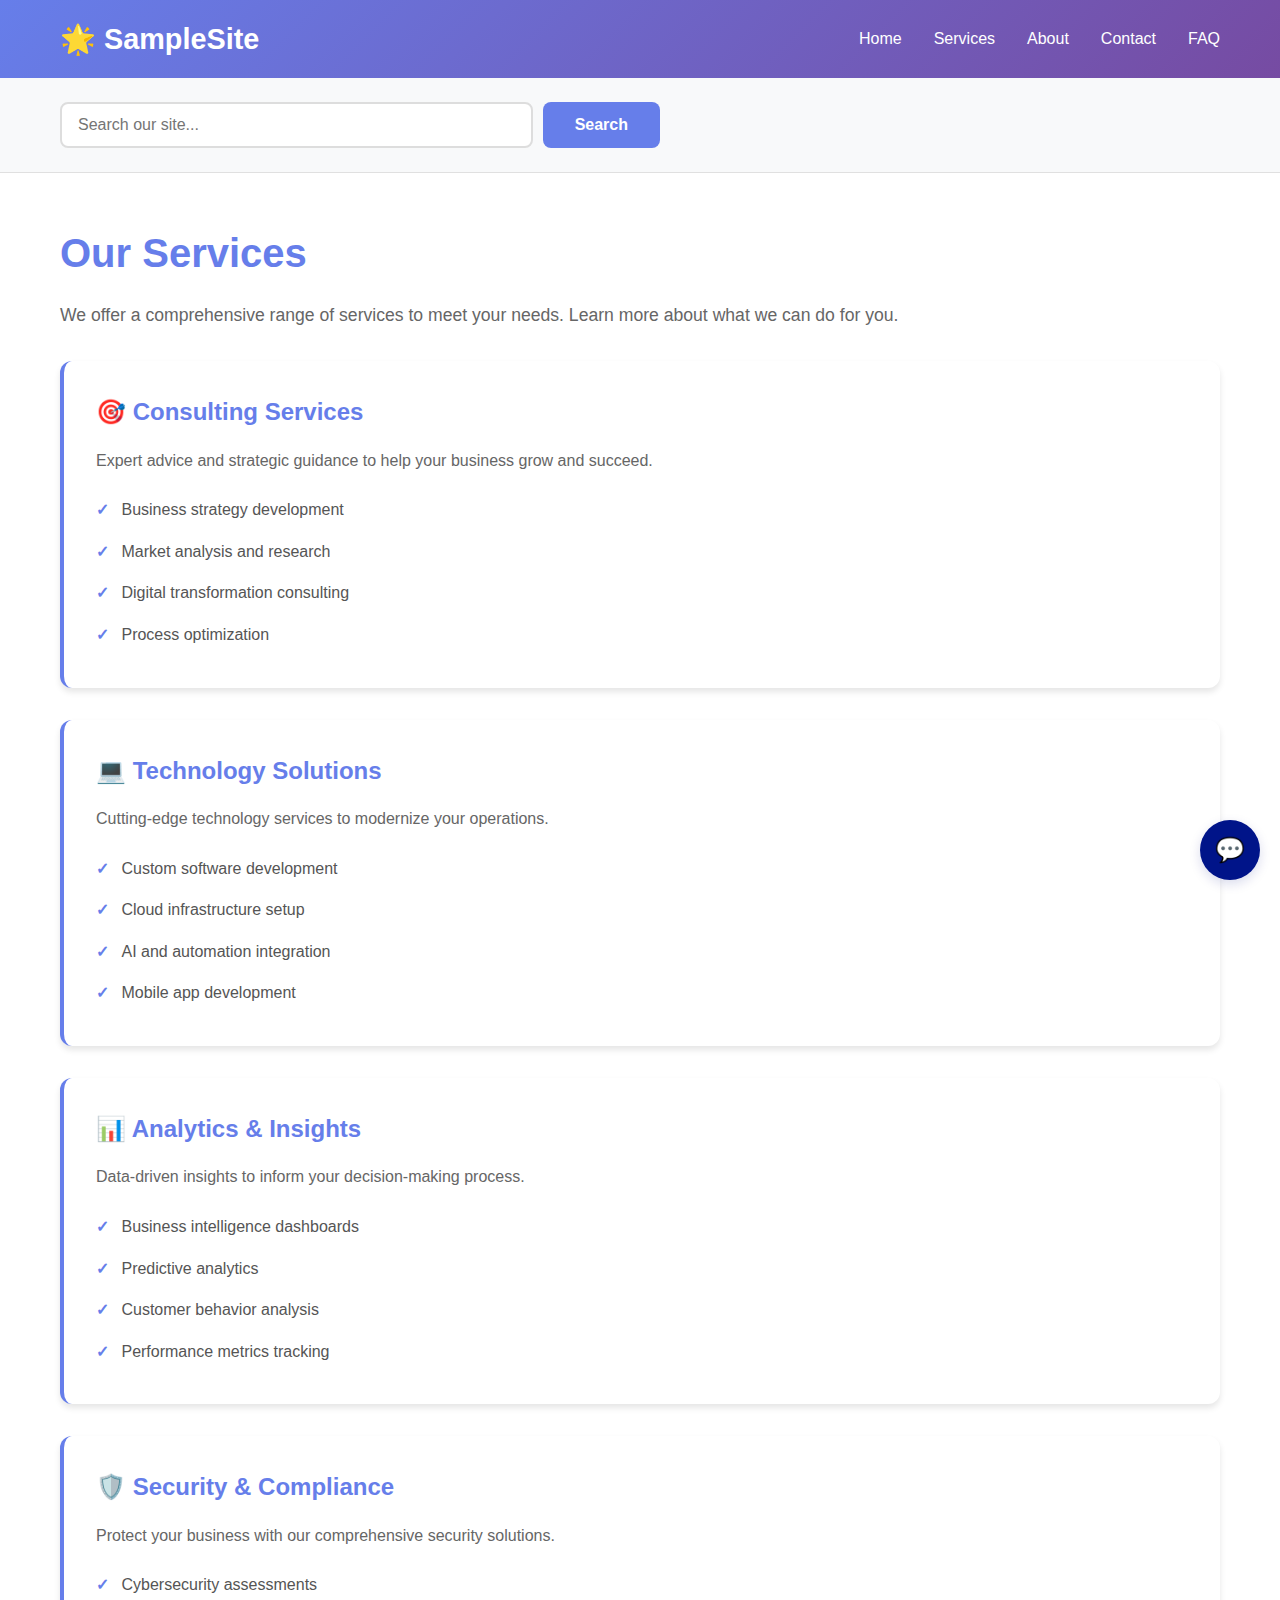
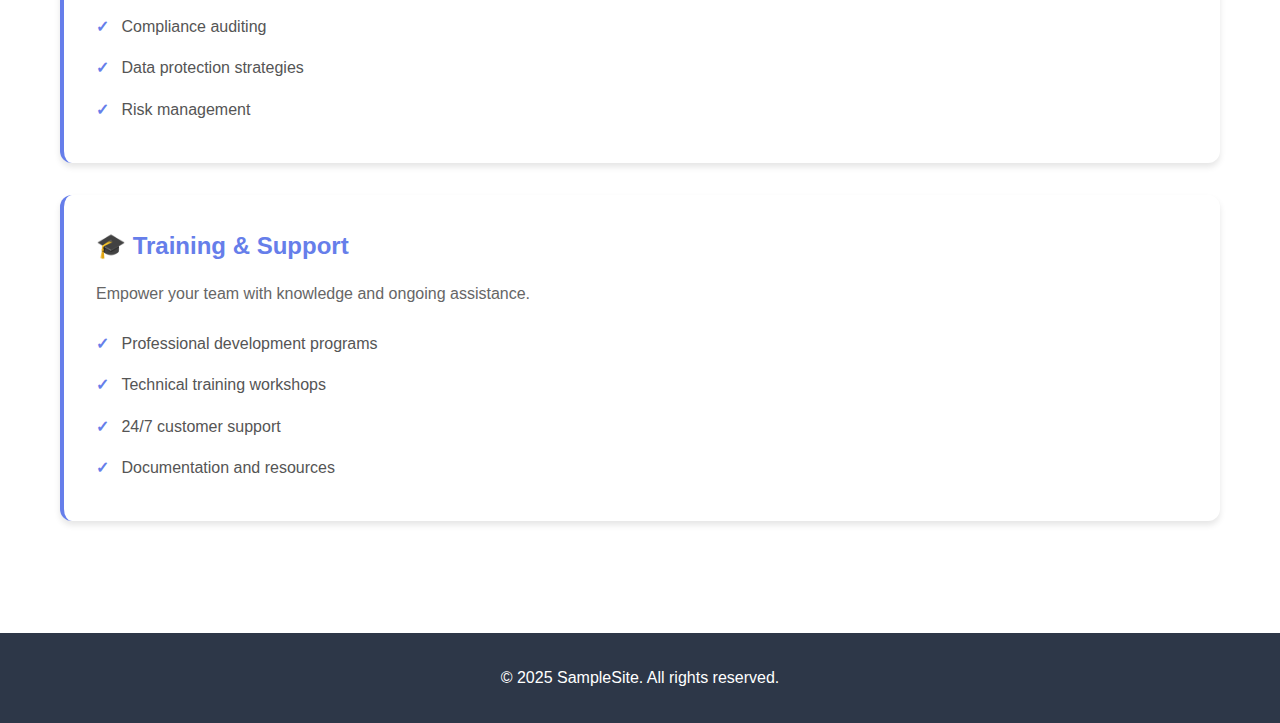
<file: sample-site/services.html>
<!DOCTYPE html>
<html lang="en">
<head>
    <meta charset="UTF-8">
    <meta name="viewport" content="width=device-width, initial-scale=1.0">
    <title>Services - SampleSite</title>
    
    <!-- VA Chat Widget CSS -->
    <link rel="stylesheet" href="va-chat-widget.css">
    
    <style>
        * {
            margin: 0;
            padding: 0;
            box-sizing: border-box;
        }
        
        body {
            font-family: -apple-system, BlinkMacSystemFont, "Segoe UI", Roboto, "Helvetica Neue", Arial, sans-serif;
            line-height: 1.6;
            color: #333;
        }
        
        header {
            background: linear-gradient(135deg, #667eea 0%, #764ba2 100%);
            color: white;
            padding: 1rem 0;
            box-shadow: 0 2px 4px rgba(0,0,0,0.1);
        }
        
        .header-content {
            max-width: 1200px;
            margin: 0 auto;
            padding: 0 20px;
            display: flex;
            justify-content: space-between;
            align-items: center;
        }
        
        .logo {
            font-size: 1.8rem;
            font-weight: bold;
        }
        
        nav ul {
            list-style: none;
            display: flex;
            gap: 2rem;
        }
        
        nav a {
            color: white;
            text-decoration: none;
            font-weight: 500;
            transition: opacity 0.3s;
        }
        
        nav a:hover {
            opacity: 0.8;
        }
        
        .search-bar {
            background: #f8f9fa;
            padding: 1.5rem 0;
            border-bottom: 1px solid #e0e0e0;
        }
        
        .search-container {
            max-width: 1200px;
            margin: 0 auto;
            padding: 0 20px;
        }
        
        form.search {
            display: flex;
            gap: 10px;
            max-width: 600px;
        }
        
        .search__input {
            flex: 1;
            padding: 12px 16px;
            border: 2px solid #ddd;
            border-radius: 8px;
            font-size: 1rem;
        }
        
        .search__button {
            padding: 12px 32px;
            background: #667eea;
            color: white;
            border: none;
            border-radius: 8px;
            font-size: 1rem;
            font-weight: 600;
            cursor: pointer;
        }
        
        main {
            max-width: 1200px;
            margin: 0 auto;
            padding: 3rem 20px;
        }
        
        .page-title {
            font-size: 2.5rem;
            color: #667eea;
            margin-bottom: 1rem;
        }
        
        .service-list {
            display: grid;
            gap: 2rem;
            margin-top: 2rem;
        }
        
        .service-item {
            background: white;
            padding: 2rem;
            border-radius: 12px;
            box-shadow: 0 4px 6px rgba(0,0,0,0.1);
            border-left: 4px solid #667eea;
        }
        
        .service-item h3 {
            color: #667eea;
            font-size: 1.5rem;
            margin-bottom: 1rem;
        }
        
        .service-item p {
            color: #666;
            margin-bottom: 1rem;
        }
        
        .service-item ul {
            list-style: none;
            padding-left: 0;
        }
        
        .service-item li {
            padding: 0.5rem 0;
            color: #555;
        }
        
        .service-item li:before {
            content: "✓ ";
            color: #667eea;
            font-weight: bold;
            margin-right: 0.5rem;
        }
        
        footer {
            background: #2d3748;
            color: white;
            padding: 2rem 0;
            margin-top: 4rem;
        }
        
        .footer-content {
            max-width: 1200px;
            margin: 0 auto;
            padding: 0 20px;
            text-align: center;
        }
    </style>
</head>
<body>
    <header>
        <div class="header-content">
            <div class="logo">🌟 SampleSite</div>
            <nav>
                <ul>
                    <li><a href="index.html">Home</a></li>
                    <li><a href="services.html">Services</a></li>
                    <li><a href="about.html">About</a></li>
                    <li><a href="contact.html">Contact</a></li>
                    <li><a href="faq.html">FAQ</a></li>
                </ul>
            </nav>
        </div>
    </header>
    
    <div class="search-bar">
        <div class="search-container">
            <form class="search">
                <input type="text" class="search__input" name="search" placeholder="Search our site..." aria-label="Search">
                <button type="submit" class="search__button">Search</button>
            </form>
        </div>
    </div>
    
    <main>
        <h1 class="page-title">Our Services</h1>
        <p style="font-size: 1.1rem; color: #666; margin-bottom: 2rem;">
            We offer a comprehensive range of services to meet your needs. Learn more about what we can do for you.
        </p>
        
        <div class="service-list">
            <div class="service-item">
                <h3>🎯 Consulting Services</h3>
                <p>Expert advice and strategic guidance to help your business grow and succeed.</p>
                <ul>
                    <li>Business strategy development</li>
                    <li>Market analysis and research</li>
                    <li>Digital transformation consulting</li>
                    <li>Process optimization</li>
                </ul>
            </div>
            
            <div class="service-item">
                <h3>💻 Technology Solutions</h3>
                <p>Cutting-edge technology services to modernize your operations.</p>
                <ul>
                    <li>Custom software development</li>
                    <li>Cloud infrastructure setup</li>
                    <li>AI and automation integration</li>
                    <li>Mobile app development</li>
                </ul>
            </div>
            
            <div class="service-item">
                <h3>📊 Analytics & Insights</h3>
                <p>Data-driven insights to inform your decision-making process.</p>
                <ul>
                    <li>Business intelligence dashboards</li>
                    <li>Predictive analytics</li>
                    <li>Customer behavior analysis</li>
                    <li>Performance metrics tracking</li>
                </ul>
            </div>
            
            <div class="service-item">
                <h3>🛡️ Security & Compliance</h3>
                <p>Protect your business with our comprehensive security solutions.</p>
                <ul>
                    <li>Cybersecurity assessments</li>
                    <li>Compliance auditing</li>
                    <li>Data protection strategies</li>
                    <li>Risk management</li>
                </ul>
            </div>
            
            <div class="service-item">
                <h3>🎓 Training & Support</h3>
                <p>Empower your team with knowledge and ongoing assistance.</p>
                <ul>
                    <li>Professional development programs</li>
                    <li>Technical training workshops</li>
                    <li>24/7 customer support</li>
                    <li>Documentation and resources</li>
                </ul>
            </div>
        </div>
    </main>
    
    <footer>
        <div class="footer-content">
            <p>&copy; 2025 SampleSite. All rights reserved.</p>
        </div>
    </footer>
    
    <!-- VA Chat Widget JS -->
    <script src="va-chat-widget.js"></script>
    <script src="va-search-integration.js"></script>
</body>
</html>
</file>
<file: sample-site/va-chat-widget.css>
/* VA Chatbot Widget Styles */

:root {
    --va-primary: #001489;
    --va-primary-light: #1a2da1;
    --va-white: #ffffff;
    --va-gray-light: #f5f5f5;
    --va-gray: #666666;
    --va-border: #ddd;
    --va-shadow: rgba(0, 20, 137, 0.15);
    --va-error: #d32f2f;
}

/* Chat Widget Container */
#va-chat-widget {
    position: fixed;
    bottom: 20px;
    right: 20px;
    font-family: -apple-system, BlinkMacSystemFont, "Segoe UI", Roboto, "Helvetica Neue", Arial, sans-serif;
    z-index: 9999;
}

/* Chat Button (Minimized State) */
#va-chat-button {
    width: 60px;
    height: 60px;
    border-radius: 50%;
    background: var(--va-primary);
    color: var(--va-white);
    border: none;
    cursor: pointer;
    box-shadow: 0 4px 12px var(--va-shadow);
    display: flex;
    align-items: center;
    justify-content: center;
    transition: all 0.3s ease;
    font-size: 24px;
}

#va-chat-button:hover {
    background: var(--va-primary-light);
    transform: scale(1.05);
}

#va-chat-button.hidden {
    display: none;
}

/* Chat Container (Expanded State) */
#va-chat-container {
    position: fixed;
    bottom: 20px;
    right: 20px;
    width: 380px;
    height: 600px;
    min-width: 320px;
    min-height: 400px;
    max-width: 100vw;
    max-height: calc(100vh - 40px);
    background: var(--va-white);
    border-radius: 12px;
    border: 3px solid #999;
    box-shadow: 0 8px 32px var(--va-shadow);
    display: none;
    flex-direction: column;
    overflow: hidden;
    animation: slideUp 0.3s ease;
    transition: all 0.3s ease;
}

#va-chat-container.active {
    display: flex;
}

/* Resize Handles */
\.va-resize-handle {
    position: absolute;
    width: 20px;
    height: 20px;
    z-index: 10;
    background: var(--va-primary);
    border: 2px solid white;
    border-radius: 50%;
    opacity: 0.7;
    transition: opacity 0.2s;
}

\.va-resize-handle:hover {
    opacity: 1;
    transform: scale(1.2);
}

\.va-resize-nw {
    top: -10px;
    left: -10px;
    cursor: nw-resize;
}

\.va-resize-ne {
    top: -10px;
    right: -10px;
    cursor: ne-resize;
}

\.va-resize-sw {
    bottom: -10px;
    left: -10px;
    cursor: sw-resize;
}

\.va-resize-se {
    bottom: -10px;
    right: -10px;
    cursor: se-resize;
}

/* Full-width mode for search results */
#va-chat-container.search-mode {
    width: calc(100vw - 40px) !important;
    max-width: 1800px !important;
    height: calc(100vh - 100px) !important;
    left: 50% !important;
    right: auto !important;
    transform: translateX(-50%) !important;
    bottom: 50px !important;
    resize: both !important;
    overflow: auto !important;
}

@keyframes slideUp {
    from {
        opacity: 0;
        transform: translateY(20px);
    }
    to {
        opacity: 1;
        transform: translateY(0);
    }
}

/* Chat Header */
#va-chat-header {
    background: var(--va-primary);
    color: var(--va-white);
    padding: 16px;
    display: flex;
    justify-content: space-between;
    align-items: center;
    cursor: move;
    user-select: none;
}

#va-chat-header h3 {
    margin: 0;
    font-size: 16px;
    font-weight: 600;
    color: #d0d0d0;
}

#va-chat-header \.va-header-controls {
    display: flex;
    gap: 8px;
}

#va-chat-header button {
    background: transparent;
    border: none;
    color: var(--va-white);
    cursor: pointer;
    padding: 4px 8px;
    border-radius: 4px;
    transition: background 0.2s;
    font-size: 14px;
}

#va-chat-header button:hover {
    background: rgba(255, 255, 255, 0.1);
}

/* Mode Toggle */
#va-mode-toggle {
    background: var(--va-gray-light);
    padding: 8px;
    display: flex;
    gap: 4px;
    border-bottom: 1px solid var(--va-border);
}

#va-mode-toggle button {
    flex: 1;
    padding: 8px;
    border: none;
    background: transparent;
    cursor: pointer;
    border-radius: 6px;
    font-size: 13px;
    transition: all 0.2s;
    color: var(--va-gray);
}

#va-mode-toggle button.active {
    background: var(--va-primary);
    color: var(--va-white);
    font-weight: 600;
}

/* Chat Messages Area */
#va-chat-messages {
    flex: 1;
    overflow-y: auto;
    padding: 16px;
    display: flex;
    flex-direction: column;
    gap: 12px;
    background: var(--va-gray-light);
}

/* Message Bubbles */
\.va-message {
    display: flex;
    flex-direction: column;
    max-width: 75%;
    animation: fadeIn 0.3s ease;
}

@keyframes fadeIn {
    from { opacity: 0; transform: translateY(10px); }
    to { opacity: 1; transform: translateY(0); }
}

\.va-message.user {
    align-self: flex-end;
    margin-left: 25%;
}

\.va-message.assistant {
    align-self: flex-start;
    margin-right: 25%;
}

\.va-message-content {
    padding: 12px 16px;
    border-radius: 16px;
    word-wrap: break-word;
    line-height: 1.5;
    font-size: 14px;
    max-height: none;
    overflow-y: auto;
    white-space: pre-wrap;
    box-shadow: 0 2px 8px rgba(0, 0, 0, 0.08);
}

\.va-message.user \.va-message-content {
    background: linear-gradient(135deg, #001489 0%, #1a2da1 100%);
    color: var(--va-white);
    border-bottom-right-radius: 4px;
    box-shadow: 0 3px 10px rgba(0, 20, 137, 0.25);
}

\.va-message.assistant \.va-message-content {
    background: #ffffff;
    color: #1a1a1a;
    border-bottom-left-radius: 4px;
    border: 1px solid #e8e8e8;
    box-shadow: 0 2px 8px rgba(0, 0, 0, 0.08);
    max-height: none;
    overflow: visible;
}

\.va-message-content a {
    color: #1a0dab;
    text-decoration: underline;
    word-break: break-all;
}

\.va-message-content a:hover {
    color: #0066cc;
}

/* Search Results */
\.va-search-results {
    display: flex;
    flex-direction: column;
    gap: 10px;
}

\.va-search-result {
    background: #f8f9fa;
    padding: 14px;
    border-left: 4px solid var(--va-primary);
    border-radius: 6px;
    transition: all 0.2s;
}

\.va-search-result:hover {
    background: #e3f2fd;
    transform: translateX(2px);
    box-shadow: 0 2px 8px rgba(0, 20, 137, 0.1);
}

\.va-search-result h4 {
    margin: 0 0 8px 0;
    font-size: 15px;
    font-weight: 600;
    display: flex;
    align-items: center;
}

\.va-search-result h4::before {
    content: "📄";
    margin-right: 8px;
    font-size: 16px;
}

\.va-search-result h4 a {
    color: var(--va-primary);
    text-decoration: none;
    flex: 1;
}

\.va-search-result a:hover {
    color: #0066cc;
    text-decoration: underline;
}

\.va-result-url {
    font-size: 14px;
    color: #006621;
    margin-bottom: 4px;
    word-break: break-all;
    line-height: 1.3;
}

\.va-result-url a {
    color: #006621;
    text-decoration: none;
}

\.va-result-url a:hover {
    text-decoration: underline;
}

\.va-search-result p {
    margin: 0;
    font-size: 13px;
    color: #555;
    line-height: 1.6;
    white-space: pre-wrap;
    overflow: visible;
    text-overflow: clip;
}

/* Loading Indicator */
\.va-loading {
    display: flex;
    gap: 4px;
    padding: 10px 14px;
}

\.va-loading span {
    width: 8px;
    height: 8px;
    background: var(--va-gray);
    border-radius: 50%;
    animation: bounce 1.4s infinite ease-in-out both;
}

\.va-loading span:nth-child(1) { animation-delay: -0.32s; }
\.va-loading span:nth-child(2) { animation-delay: -0.16s; }

@keyframes bounce {
    0%, 80%, 100% { transform: scale(0); }
    40% { transform: scale(1); }
}

/* Input Area */
#va-chat-input-area {
    padding: 12px 16px;
    border-top: 1px solid var(--va-border);
    background: var(--va-white);
    display: flex;
    gap: 8px;
}

#va-chat-input {
    flex: 1;
    border: 1px solid var(--va-border);
    border-radius: 20px;
    padding: 10px 16px;
    font-size: 14px;
    outline: none;
    transition: border-color 0.2s;
    resize: none;
    max-height: 100px;
    font-family: inherit;
}

#va-chat-input:focus {
    border-color: var(--va-primary);
}

#va-send-button {
    background: var(--va-primary);
    color: var(--va-white);
    border: none;
    border-radius: 50%;
    width: 40px;
    height: 40px;
    cursor: pointer;
    display: flex;
    align-items: center;
    justify-content: center;
    transition: background 0.2s;
    flex-shrink: 0;
}

#va-send-button:hover:not(:disabled) {
    background: var(--va-primary-light);
}

#va-send-button:disabled {
    opacity: 0.5;
    cursor: not-allowed;
}

/* Citations */
\.va-citations {
    margin-top: 12px;
    padding: 12px;
    background: #f8f9fa;
    border-left: 3px solid var(--va-primary);
    border-radius: 4px;
    font-size: 12px;
}

\.va-citations-title {
    font-weight: 700;
    color: var(--va-primary);
    margin-bottom: 8px;
    font-size: 13px;
    text-transform: uppercase;
    letter-spacing: 0.5px;
}

\.va-citation {
    display: flex;
    align-items: flex-start;
    color: var(--va-primary);
    text-decoration: none;
    padding: 6px 8px;
    margin: 4px 0;
    background: white;
    border-radius: 4px;
    transition: all 0.2s;
    border: 1px solid #e0e0e0;
}

\.va-citation:hover {
    background: #e3f2fd;
    border-color: var(--va-primary);
    transform: translateX(2px);
}

\.va-citation::before {
    content: "🔗";
    margin-right: 6px;
    font-size: 14px;
}

/* Error Messages */
\.va-error {
    background: #ffebee;
    color: var(--va-error);
    padding: 10px 14px;
    border-radius: 8px;
    font-size: 13px;
    border-left: 3px solid var(--va-error);
}

/* Responsive Design */
@media (max-width: 480px) {
    #va-chat-container {
        width: calc(100vw - 40px);
        height: calc(100vh - 40px);
        bottom: 20px;
        right: 20px;
    }
}

/* Scrollbar Styling */
#va-chat-messages::-webkit-scrollbar {
    width: 6px;
}

#va-chat-messages::-webkit-scrollbar-track {
    background: transparent;
}

#va-chat-messages::-webkit-scrollbar-thumb {
    background: var(--va-border);
    border-radius: 3px;
}

#va-chat-messages::-webkit-scrollbar-thumb:hover {
    background: var(--va-gray);
}
</file>
